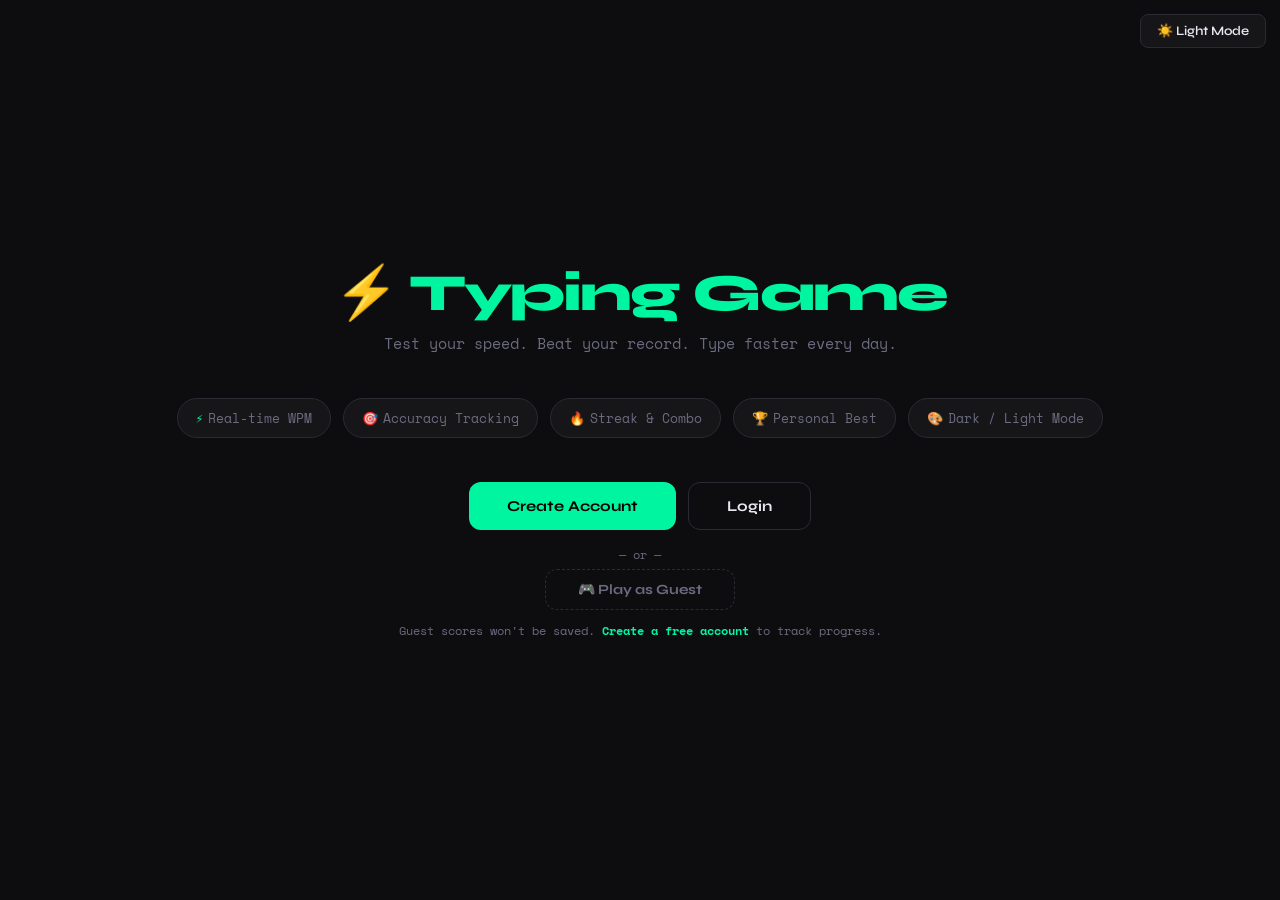
<file: index.html>
<!DOCTYPE html>
<html lang="en">
<head>
    <meta charset="UTF-8">
    <meta name="viewport" content="width=device-width, initial-scale=1.0">
    <title>⚡ Typing Game</title>
    <link rel="stylesheet" href="style.css">
    <script>if(localStorage.getItem("theme")==="light"){document.documentElement.classList.add("light-mode");}</script>
    <style>
        .landing-body {
            min-height: 100vh;
            display: flex;
            flex-direction: column;
            justify-content: center;
            align-items: center;
            padding: 40px 20px;
            text-align: center;
        }

        .landing-logo {
            font-size: 52px;
            font-weight: 800;
            color: var(--accent);
            letter-spacing: -2px;
            margin-bottom: 8px;
            font-family: 'Syne', sans-serif;
        }

        .landing-tagline {
            font-size: 15px;
            color: var(--muted);
            margin-bottom: 44px;
            font-family: 'Space Mono', monospace;
        }

        .landing-features {
            display: flex;
            gap: 12px;
            margin-bottom: 44px;
            flex-wrap: wrap;
            justify-content: center;
        }

        .feature-pill {
            background: var(--surface);
            border: 1px solid var(--border);
            border-radius: 50px;
            padding: 9px 18px;
            font-size: 13px;
            color: var(--muted);
            font-family: 'Space Mono', monospace;
        }

        .feature-pill span { color: var(--accent); margin-right: 5px; }

        /* Guest buttons */
        .guest-actions {
            display: flex;
            gap: 12px;
            margin-bottom: 16px;
            flex-wrap: wrap;
            justify-content: center;
        }

        .btn-big {
            padding: 14px 38px;
            font-size: 15px;
            border-radius: 12px;
            font-family: 'Syne', sans-serif;
            font-weight: 700;
            cursor: pointer;
            transition: all 0.2s;
            width: auto;
            margin: 0;
            border: none;
        }

        .btn-big.solid {
            background: var(--accent);
            color: #000;
        }

        .btn-big.solid:hover { filter: brightness(1.1); transform: translateY(-2px); }

        .btn-big.outline {
            background: transparent;
            color: var(--text);
            border: 1.5px solid var(--border);
        }

        .btn-big.outline:hover {
            border-color: var(--accent);
            color: var(--accent);
            transform: translateY(-2px);
        }

        .guest-note {
            font-size: 12px;
            color: var(--muted);
            font-family: 'Space Mono', monospace;
        }

        .guest-note a { color: var(--accent); text-decoration: none; font-weight: 600; }
        .guest-note a:hover { text-decoration: underline; }

        .btn-big.ghost {
            background: transparent;
            color: var(--muted);
            border: 1.5px dashed var(--border);
            font-size: 14px;
            padding: 11px 32px;
        }
        .btn-big.ghost:hover {
            border-color: var(--muted);
            color: var(--text);
            transform: translateY(-1px);
        }

        .divider-text {
            font-size: 12px;
            color: var(--muted);
            font-family: 'Space Mono', monospace;
            margin: 10px 0 6px;
        }

        /* Logged-in panel */
        .welcome-panel {
            background: var(--surface);
            border: 1px solid var(--border);
            border-radius: 20px;
            padding: 36px 48px;
            min-width: 340px;
            box-shadow: 0 0 40px rgba(0,245,160,0.08);
        }

        .welcome-panel h2 {
            font-size: 20px;
            font-weight: 800;
            color: var(--text);
            margin-bottom: 4px;
        }

        .welcome-username {
            font-family: 'Space Mono', monospace;
            font-size: 14px;
            color: var(--accent);
            margin-bottom: 24px;
        }

        .best-stat {
            background: var(--surface2);
            border: 1px solid var(--border);
            border-radius: 12px;
            padding: 14px 20px;
            margin-bottom: 22px;
        }

        .best-stat .label {
            font-size: 11px;
            color: var(--muted);
            text-transform: uppercase;
            letter-spacing: 0.8px;
        }

        .best-stat .value {
            font-size: 38px;
            font-weight: 700;
            font-family: 'Space Mono', monospace;
            color: var(--warn);
            margin-top: 4px;
        }

        .logged-actions {
            display: flex;
            flex-direction: column;
            gap: 10px;
        }

        .btn-play {
            padding: 13px;
            font-size: 15px;
            background: var(--accent);
            color: #000;
            border: none;
            border-radius: 10px;
            font-family: 'Syne', sans-serif;
            font-weight: 700;
            cursor: pointer;
            transition: all 0.2s;
            width: 100%;
            margin: 0;
        }

        .btn-play:hover { filter: brightness(1.1); transform: translateY(-1px); }

        .btn-dash {
            padding: 11px;
            font-size: 14px;
            background: transparent;
            color: var(--text);
            border: 1.5px solid var(--border);
            border-radius: 10px;
            font-family: 'Syne', sans-serif;
            font-weight: 600;
            cursor: pointer;
            transition: all 0.2s;
            width: 100%;
            margin: 0;
        }

        .btn-dash:hover { border-color: var(--accent); color: var(--accent); }

        .btn-logout-sm {
            padding: 8px;
            font-size: 13px;
            background: transparent;
            color: var(--muted);
            border: 1px solid var(--border);
            border-radius: 8px;
            font-family: 'Syne', sans-serif;
            font-weight: 600;
            cursor: pointer;
            transition: all 0.2s;
            width: 100%;
            margin: 0;
        }

        .btn-logout-sm:hover { color: var(--danger); border-color: var(--danger); }
    </style>
</head>

<body class="landing-body">

<!-- Theme Toggle -->
<div class="top-controls">
    <button onclick="toggleTheme()" id="themeToggle">☀️ Light Mode</button>
</div>

<!-- LOGO -->
<div class="landing-logo">⚡ Typing Game</div>
<p class="landing-tagline">Test your speed. Beat your record. Type faster every day.</p>

<!-- FEATURE PILLS -->
<div class="landing-features">
    <div class="feature-pill"><span>⚡</span>Real-time WPM</div>
    <div class="feature-pill"><span>🎯</span>Accuracy Tracking</div>
    <div class="feature-pill"><span>🔥</span>Streak & Combo</div>
    <div class="feature-pill"><span>🏆</span>Personal Best</div>
    <div class="feature-pill"><span>🎨</span>Dark / Light Mode</div>
</div>

<!-- GUEST VIEW -->
<div id="guestView">
    <div class="guest-actions">
        <button class="btn-big solid" onclick="window.location.href='register.html'">Create Account</button>
        <button class="btn-big outline" onclick="window.location.href='login.html'">Login</button>
    </div>
    <p class="divider-text">— or —</p>
    <button class="btn-big ghost" onclick="window.location.href='game.html'">🎮 Play as Guest</button>
    <p class="guest-note" style="margin-top:12px;">Guest scores won't be saved. <a href="register.html">Create a free account</a> to track progress.</p>
</div>

<!-- LOGGED-IN VIEW -->
<div id="loggedView" style="display:none;">
    <div class="welcome-panel">
        <h2>Welcome back!</h2>
        <p class="welcome-username" id="welcomeUser"></p>
        <div class="best-stat">
            <div class="label">🏆 Your Best WPM</div>
            <div class="value" id="welcomeBestWpm">—</div>
        </div>
        <div class="logged-actions">
            <button class="btn-play"  onclick="window.location.href='game.html'">▶ Play Game</button>
            <button class="btn-dash"  onclick="window.location.href='dashboard.html'">📊 Dashboard</button>
            <button class="btn-logout-sm" onclick="doLogout()">🚪 Logout</button>
        </div>
    </div>
</div>

<script src="script.js"></script>
<script>
    // Decide which view to show
    const loggedUser = localStorage.getItem("loggedUser");

    if (loggedUser) {
        document.getElementById("guestView").style.display  = "none";
        document.getElementById("loggedView").style.display = "block";
        document.getElementById("welcomeUser").textContent  = "👤 " + loggedUser;
        const best = localStorage.getItem("bestWpm_" + loggedUser) || "—";
        document.getElementById("welcomeBestWpm").textContent = best;
    }

    function doLogout() {
        localStorage.removeItem("loggedUser");
        window.location.reload();
    }
</script>
</body>
</html>
</file>
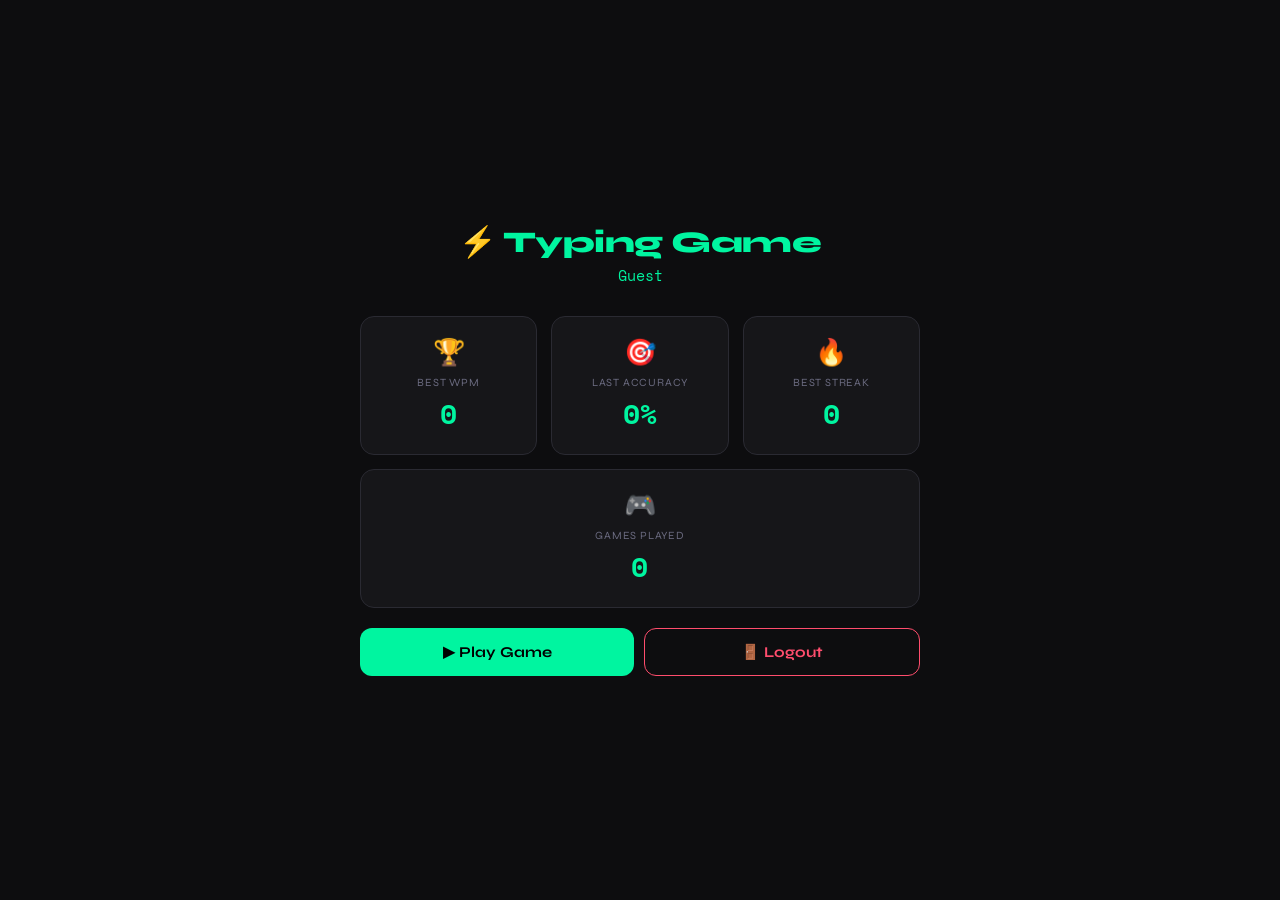
<file: dashboard.html>
<!DOCTYPE html>
<html lang="en">
<head>
    <meta charset="UTF-8">
    <meta name="viewport" content="width=device-width, initial-scale=1.0">
    <title>Dashboard — Typing Game</title>
    <link rel="stylesheet" href="style.css">
    <script>if(localStorage.getItem("theme")==="light"){document.documentElement.classList.add("light-mode");}</script>
</head>
<body class="dash-body">

<div class="dash-header">
    <h1>⚡ Typing Game</h1>
    <p id="dashUser" style="font-size:15px;color:var(--accent);margin-top:4px;"></p>
</div>

<div class="dash-grid">
    <div class="dash-card">
        <div class="dash-icon">🏆</div>
        <div class="dash-stat-label">Best WPM</div>
        <div class="dash-stat-value" id="dashBestWpm">0</div>
    </div>
    <div class="dash-card">
        <div class="dash-icon">🎯</div>
        <div class="dash-stat-label">Last Accuracy</div>
        <div class="dash-stat-value" id="dashAccuracy">0%</div>
    </div>
    <div class="dash-card">
        <div class="dash-icon">🔥</div>
        <div class="dash-stat-label">Best Streak</div>
        <div class="dash-stat-value" id="dashStreak">0</div>
    </div>
    <div class="dash-card" style="grid-column: span 3;">
        <div class="dash-icon">🎮</div>
        <div class="dash-stat-label">Games Played</div>
        <div class="dash-stat-value" id="dashGames">0</div>
    </div>
</div>

<div class="dash-actions">
    <button onclick="playGame()">▶ Play Game</button>
    <button class="btn-logout" onclick="logout()">🚪 Logout</button>
</div>

<script src="script.js"></script>
</body>
</html>
</file>
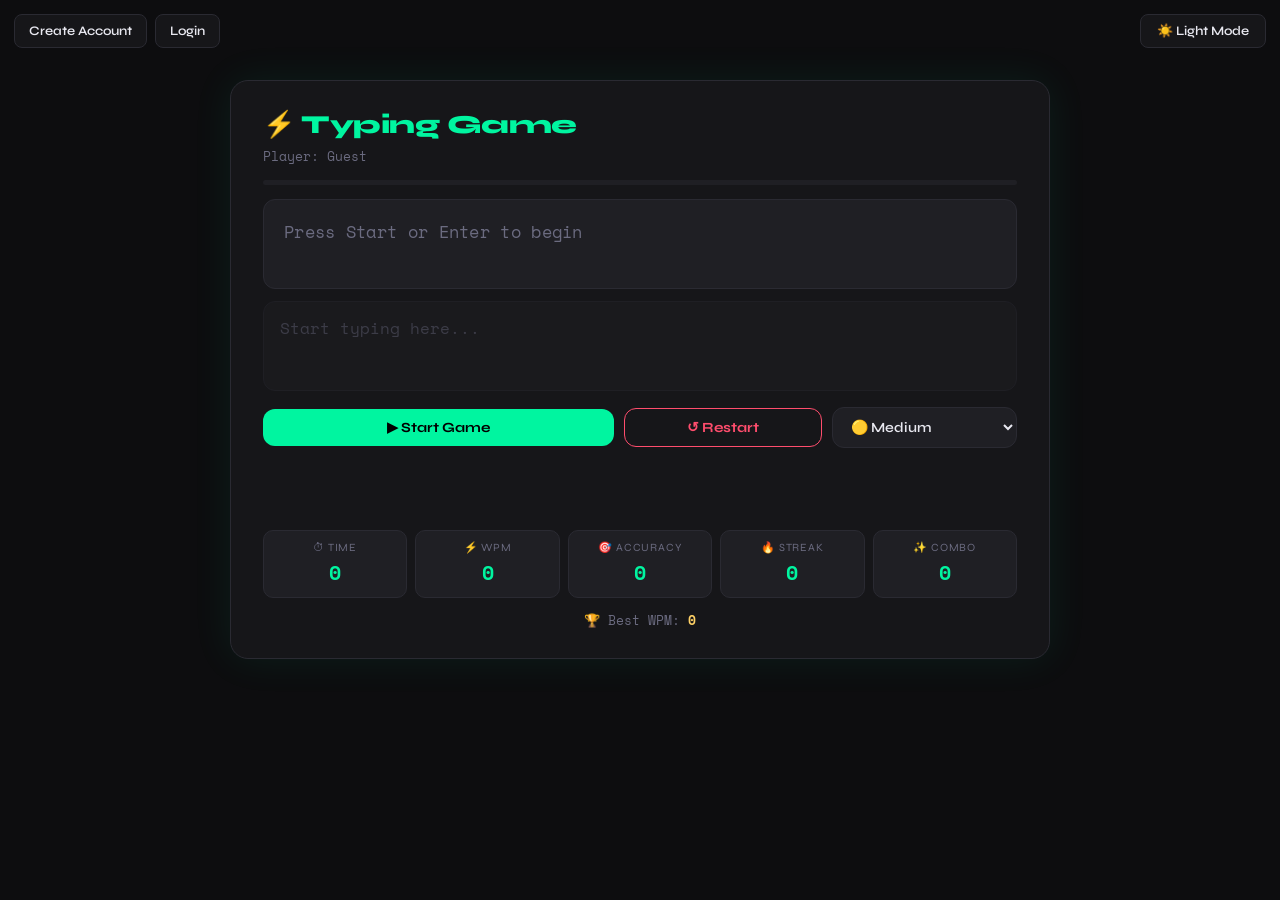
<file: game.html>
<!DOCTYPE html>
<html lang="en">
<head>
    <meta charset="UTF-8">
    <meta name="viewport" content="width=device-width, initial-scale=1.0">
    <title>⚡ Typing Game — Play</title>
    <link rel="stylesheet" href="style.css">
    <script>if(localStorage.getItem("theme")==="light"){document.documentElement.classList.add("light-mode");}</script>
    <style>
        .char-correct { color: #00f5a0; }
        .char-wrong   { color: #ff4d6d; background: rgba(255,77,109,0.12); border-radius: 2px; }
        .char-cursor  { color: #fff; background: #00f5a0; border-radius: 2px; }
        .char-pending { color: var(--muted); }
    </style>
</head>

<body class="game-body">

<!-- TOP ACTIONS: Dashboard link + Logout (only for logged-in users) -->
<div class="top-actions" id="topActions">
    <!-- Filled by JS -->
</div>

<!-- THEME BUTTON -->
<div class="top-controls">
    <button onclick="toggleTheme()" id="themeToggle">☀️ Light Mode</button>
</div>

<!-- RESULT MODAL -->
<div class="modal-overlay" id="resultModal">
    <div class="modal-box">
        <span class="new-record-badge" id="newRecordBadge">🏆 New Record!</span>
        <h2 id="modalTitle">🎉 Well Done!</h2>
        <p class="modal-sub" id="modalSub">You finished the text!</p>
        <div class="modal-stats">
            <div class="modal-stat highlight">
                <div class="label">WPM</div>
                <div class="value" id="modalWpm">0</div>
            </div>
            <div class="modal-stat">
                <div class="label">Accuracy</div>
                <div class="value" id="modalAcc">0%</div>
            </div>
            <div class="modal-stat">
                <div class="label">Time</div>
                <div class="value" id="modalTime">0s</div>
            </div>
            <div class="modal-stat">
                <div class="label">Best Streak</div>
                <div class="value" id="modalStreak">0</div>
            </div>
        </div>
        <div class="modal-actions">
            <button class="btn-play-again" onclick="playAgain()">▶ Play Again</button>
            <button class="btn-close" onclick="closeModal()">Close</button>
        </div>
    </div>
</div>

<!-- GAME CONTAINER -->
<div class="container">

    <div class="top-bar">
        <h1>⚡ Typing Game</h1>
    </div>

    <p id="userLabel">Player</p>

    <div id="progressBar">
        <div id="progressFill" style="width:0%;height:100%;background:linear-gradient(90deg,#00f5a0,#00c8ff);border-radius:10px;transition:width 0.15s ease;"></div>
    </div>

    <div id="textDisplay">Press Start or Enter to begin</div>

    <textarea id="inputBox" placeholder="Start typing here..." disabled></textarea>

    <div class="game-controls">
        <button id="startBtn">▶ Start Game</button>
        <button id="restartBtn">↺ Restart</button>
        <select id="difficulty">
            <option value="easy">🟢 Easy</option>
            <option value="medium" selected>🟡 Medium</option>
            <option value="hard">🔴 Hard</option>
        </select>
    </div>

    <h3 id="countdown"></h3>

    <div class="stats">
        <div class="stat-box">
            <span class="stat-label">⏱ Time</span>
            <span class="stat-value" id="time">0</span>
        </div>
        <div class="stat-box">
            <span class="stat-label">⚡ WPM</span>
            <span class="stat-value" id="wpm">0</span>
        </div>
        <div class="stat-box">
            <span class="stat-label">🎯 Accuracy</span>
            <span class="stat-value" id="accuracy">0</span>
        </div>
        <div class="stat-box">
            <span class="stat-label">🔥 Streak</span>
            <span class="stat-value" id="streak">0</span>
        </div>
        <div class="stat-box">
            <span class="stat-label">✨ Combo</span>
            <span class="stat-value" id="combo">0</span>
        </div>
    </div>

    <p class="best-banner">🏆 Best WPM: <span id="bestWpm">0</span></p>

    <audio id="typeSound" src="https://www.soundjay.com/button/sounds/button-16.mp3" preload="none"></audio>

</div>

<script src="script.js"></script>
<script>
    // Build top action bar based on login state
    const topActions = document.getElementById("topActions");
    const currentUser = localStorage.getItem("loggedUser");

    if (currentUser) {
        topActions.innerHTML = `
            <button onclick="window.location.href='dashboard.html'">📊 Dashboard</button>
            <button onclick="logout()">🚪 Logout</button>
        `;
    } else {
        topActions.innerHTML = `
            <button onclick="window.location.href='register.html'">Create Account</button>
            <button onclick="window.location.href='login.html'">Login</button>
        `;
    }
</script>
</body>
</html>
</file>
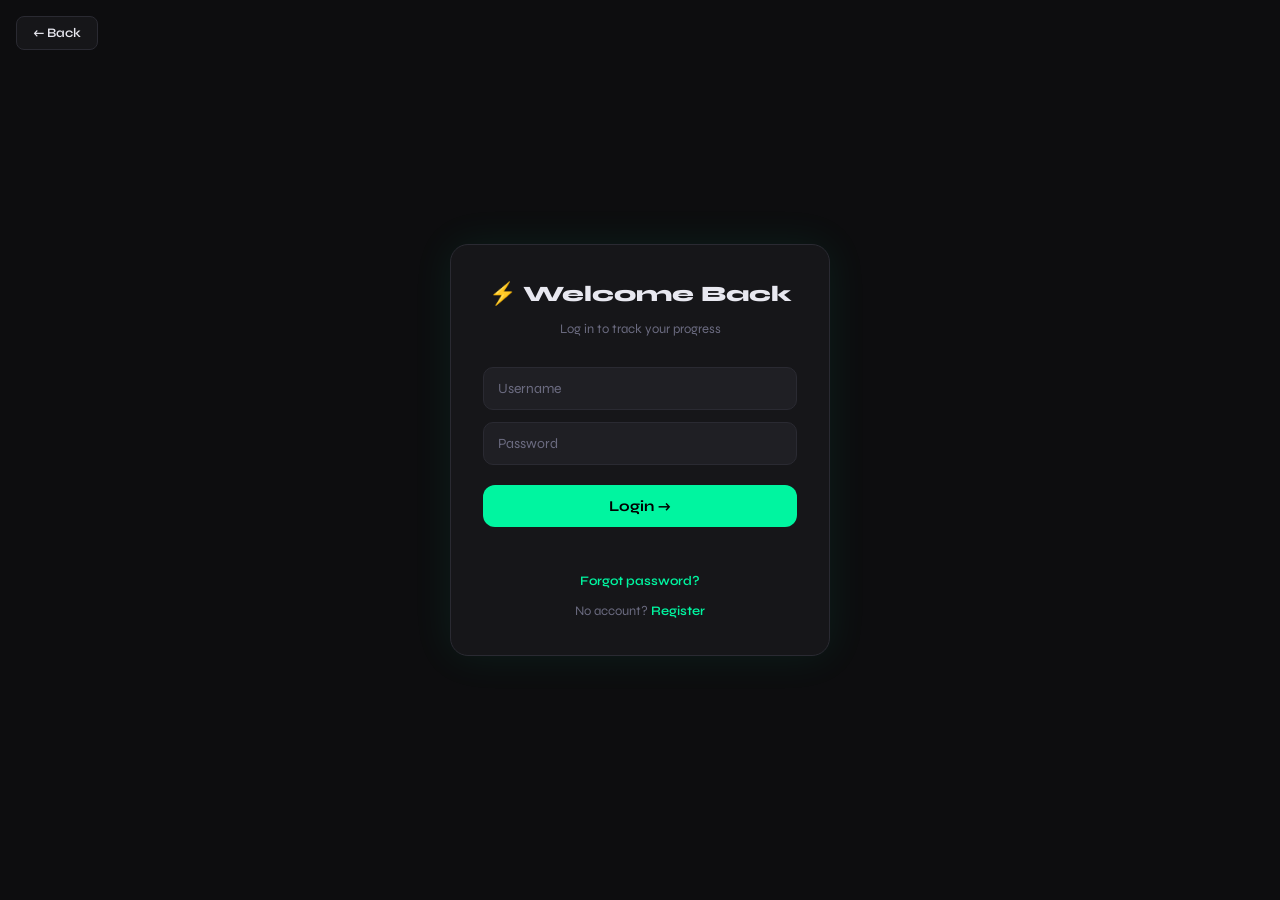
<file: login.html>
<!DOCTYPE html>
<html lang="en">
<head>
    <meta charset="UTF-8">
    <meta name="viewport" content="width=device-width, initial-scale=1.0">
    <title>Login — Typing Game</title>
    <link rel="stylesheet" href="style.css">
    <script>if(localStorage.getItem("theme")==="light"){document.documentElement.classList.add("light-mode");}</script>
</head>
<body>

<a href="index.html" class="back-btn">← Back</a>

<div class="auth-wrapper">
    <div class="auth-container">

        <h2>⚡ Welcome Back</h2>
        <p class="auth-subtitle">Log in to track your progress</p>

        <input id="logUser" placeholder="Username" autocomplete="username">
        <input id="logPass" type="password" placeholder="Password" autocomplete="current-password">

        <button onclick="login()">Login →</button>

        <p id="loginMsg" style="color:var(--danger);font-size:13px;min-height:18px;font-family:'Space Mono',monospace;"></p>

        <p><a href="reset-password.html">Forgot password?</a></p>
        <p>No account? <a href="register.html">Register</a></p>

    </div>
</div>

<script src="script.js"></script>
<script>
    // Allow Enter key to submit
    document.addEventListener("keydown", e => {
        if (e.key === "Enter") login();
    });
</script>
</body>
</html>
</file>
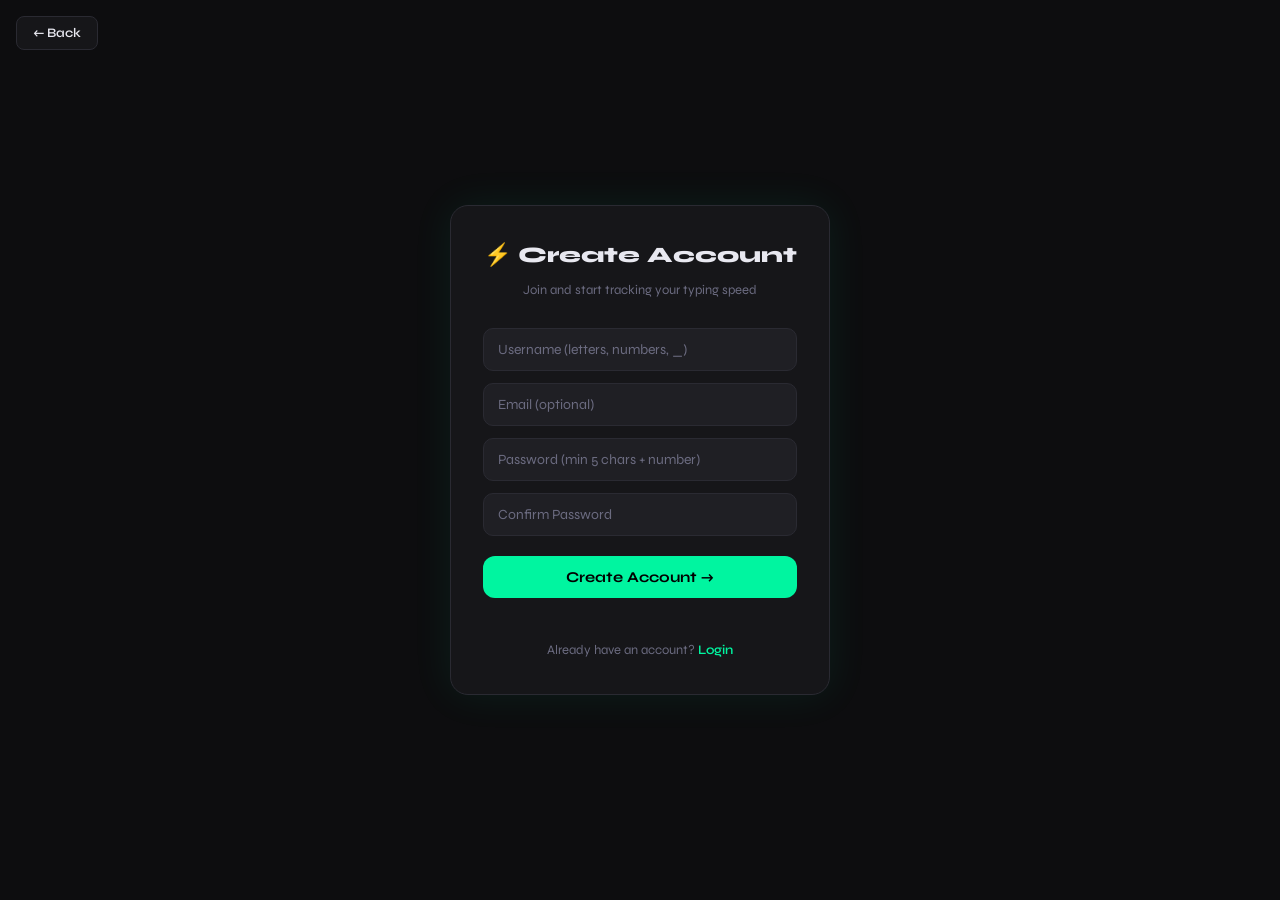
<file: register.html>
<!DOCTYPE html>
<html lang="en">
<head>
    <meta charset="UTF-8">
    <meta name="viewport" content="width=device-width, initial-scale=1.0">
    <title>Register — Typing Game</title>
    <link rel="stylesheet" href="style.css">
    <script>if(localStorage.getItem("theme")==="light"){document.documentElement.classList.add("light-mode");}</script>
</head>
<body>

<a href="index.html" class="back-btn">← Back</a>

<div class="auth-wrapper">
    <div class="auth-container">

        <h2>⚡ Create Account</h2>
        <p class="auth-subtitle">Join and start tracking your typing speed</p>

        <input id="regUser"    placeholder="Username (letters, numbers, _)" autocomplete="username">
        <input id="regEmail"   placeholder="Email (optional)" type="email" autocomplete="email">
        <input id="regPass"    type="password" placeholder="Password (min 5 chars + number)" autocomplete="new-password">
        <input id="regConfirm" type="password" placeholder="Confirm Password" autocomplete="new-password">

        <button onclick="register()">Create Account →</button>

        <p id="errorMsg"></p>

        <p>Already have an account? <a href="login.html">Login</a></p>

    </div>
</div>

<script src="script.js"></script>
<script>
    document.addEventListener("keydown", e => {
        if (e.key === "Enter") register();
    });
</script>
</body>
</html>
</file>
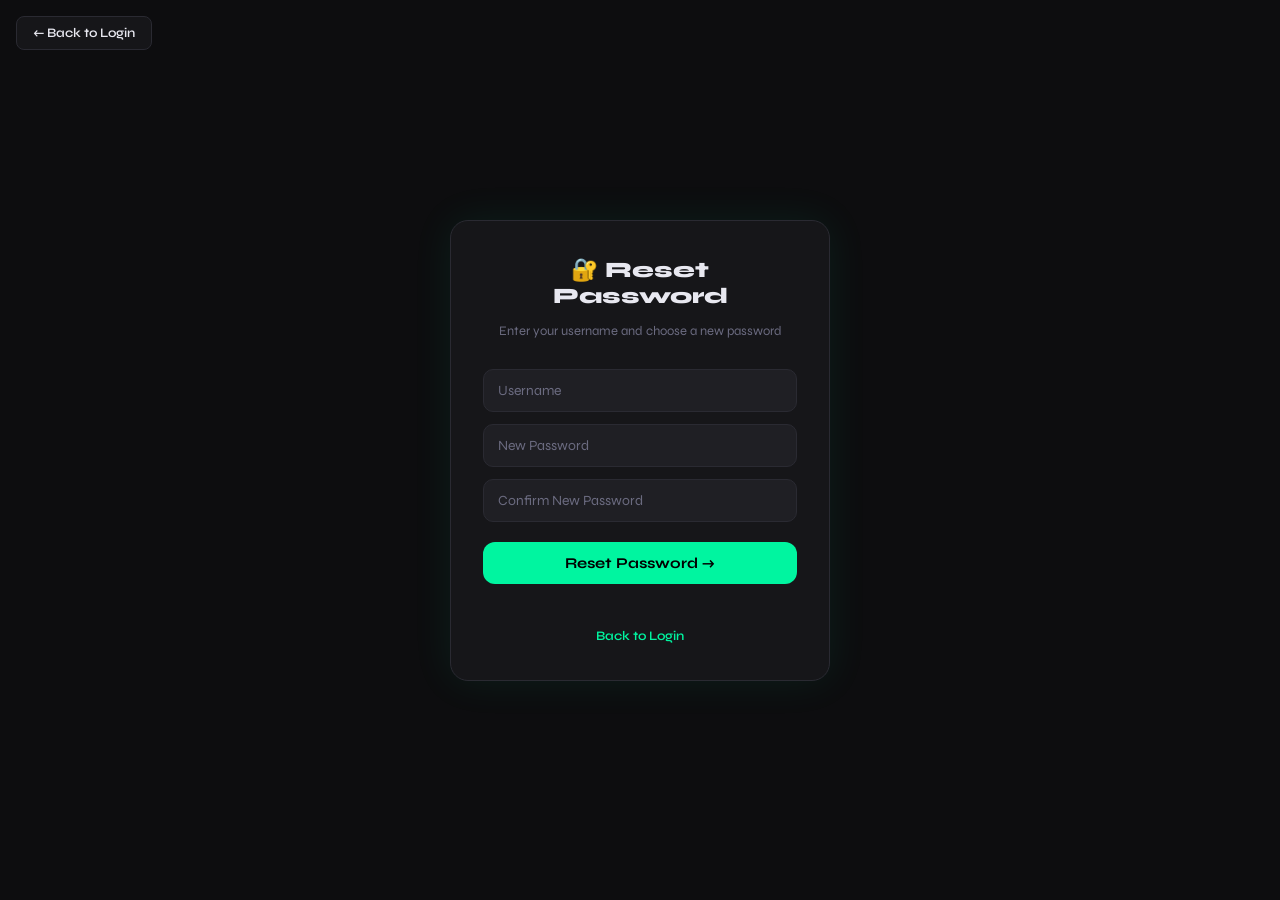
<file: reset-password.html>
<!DOCTYPE html>
<html lang="en">
<head>
    <meta charset="UTF-8">
    <meta name="viewport" content="width=device-width, initial-scale=1.0">
    <title>Reset Password — Typing Game</title>
    <link rel="stylesheet" href="style.css">
    <script>if(localStorage.getItem("theme")==="light"){document.documentElement.classList.add("light-mode");}</script>
</head>
<body>

<a href="login.html" class="back-btn">← Back to Login</a>

<div class="auth-wrapper">
    <div class="auth-container">

        <h2>🔐 Reset Password</h2>
        <p class="auth-subtitle">Enter your username and choose a new password</p>

        <input id="resetUser"    placeholder="Username">
        <input id="resetPass"    type="password" placeholder="New Password">
        <input id="resetConfirm" type="password" placeholder="Confirm New Password">

        <button onclick="resetPassword()">Reset Password →</button>

        <p id="resetMsg"></p>

        <p><a href="login.html">Back to Login</a></p>

    </div>
</div>

<script src="script.js"></script>
<script>
    document.addEventListener("keydown", e => {
        if (e.key === "Enter") resetPassword();
    });
</script>
</body>
</html>
</file>
<file: style.css>
/* ===================== */
/* FONTS                 */
/* ===================== */
@import url('https://fonts.googleapis.com/css2?family=Space+Mono:wght@400;700&family=Syne:wght@400;600;700;800&display=swap');

/* ===================== */
/* RESET                 */
/* ===================== */
*, *::before, *::after {
    margin: 0;
    padding: 0;
    box-sizing: border-box;
}

/* ===================== */
/* CSS VARIABLES         */
/* ===================== */
:root {
    --bg: #0d0d0f;
    --surface: #161619;
    --surface2: #1f1f24;
    --border: #2a2a32;
    --accent: #00f5a0;
    --accent2: #00c8ff;
    --danger: #ff4d6d;
    --warn: #ffd166;
    --text: #e8e8f0;
    --muted: #6b6b80;
    --radius: 12px;
    --shadow: 0 0 40px rgba(0,245,160,0.08);
}

body.light {
    --bg: #f0f0f5;
    --surface: #ffffff;
    --surface2: #f5f5fa;
    --border: #dddde8;
    --text: #111118;
    --muted: #77778a;
    --shadow: 0 0 40px rgba(0,0,0,0.08);
}

/* Applied immediately via JS before body renders */
html.light-mode body,
html.light-mode {
    background: #f0f0f5;
}

/* Light mode - fix any elements with hardcoded dark colors */
body.light textarea {
    background: #ffffff;
    color: #111118;
    border-color: #dddde8;
}

body.light textarea:focus {
    border-color: var(--accent);
}

body.light select {
    background: #ffffff;
    color: #111118;
    border-color: #dddde8;
}

body.light #textDisplay {
    background: #f5f5fa;
    color: #111118;
    border-color: #dddde8;
}

body.light .stat-box {
    background: #f5f5fa;
    border-color: #dddde8;
}

body.light .feature-pill {
    background: #ffffff;
    border-color: #dddde8;
}

body.light .modal-box {
    background: #ffffff;
}

body.light .modal-stat {
    background: #f5f5fa;
    border-color: #dddde8;
}

body.light .welcome-panel,
body.light .best-stat {
    background: #ffffff;
    border-color: #dddde8;
}

body.light .best-stat {
    background: #f5f5fa;
}

body.light .top-actions button,
body.light #themeToggle,
body.light .back-btn {
    background: #ffffff;
    color: #111118;
    border-color: #dddde8;
}

body.light .dash-card {
    background: #ffffff;
    border-color: #dddde8;
}

/* ===================== */
/* BASE BODY             */
/* ===================== */
body {
    font-family: 'Syne', sans-serif;
    background: var(--bg);
    color: var(--text);
    min-height: 100vh;
    transition: background 0.3s, color 0.3s;
}

/* ===================== */
/* SCROLLBAR             */
/* ===================== */
::-webkit-scrollbar { width: 6px; }
::-webkit-scrollbar-track { background: var(--bg); }
::-webkit-scrollbar-thumb { background: var(--border); border-radius: 4px; }

/* ===================== */
/* GAME BODY             */
/* ===================== */
.game-body {
    display: flex;
    justify-content: center;
    align-items: flex-start;
    padding: 80px 20px 40px;
}

/* ===================== */
/* TOP ACTION BUTTONS    */
/* ===================== */
.top-actions {
    position: fixed;
    top: 14px;
    left: 14px;
    display: flex;
    gap: 8px;
    z-index: 999;
}

.top-actions button {
    padding: 8px 14px;
    border-radius: 8px;
    border: 1px solid var(--border);
    background: var(--surface);
    color: var(--text);
    font-family: 'Syne', sans-serif;
    font-size: 13px;
    font-weight: 600;
    cursor: pointer;
    transition: all 0.2s;
}

.top-actions button:hover {
    border-color: var(--accent);
    color: var(--accent);
}

/* ===================== */
/* THEME TOGGLE          */
/* ===================== */
.top-controls {
    position: fixed;
    top: 14px;
    right: 14px;
    z-index: 9999;
}

#themeToggle {
    width: auto;
    padding: 8px 16px;
    border-radius: 8px;
    border: 1px solid var(--border);
    background: var(--surface);
    color: var(--text);
    font-family: 'Syne', sans-serif;
    font-size: 13px;
    font-weight: 600;
    cursor: pointer;
    margin-top: 0;
    transition: all 0.2s;
}

#themeToggle:hover {
    border-color: var(--accent);
    color: var(--accent);
    transform: none;
}

/* ===================== */
/* MAIN CONTAINER        */
/* ===================== */
.container {
    width: 100%;
    max-width: 820px;
    background: var(--surface);
    padding: 28px 32px;
    border-radius: 18px;
    border: 1px solid var(--border);
    box-shadow: var(--shadow);
}

/* ===================== */
/* TOP BAR               */
/* ===================== */
.top-bar {
    display: flex;
    justify-content: space-between;
    align-items: center;
    margin-bottom: 6px;
}

h1 {
    font-size: 26px;
    font-weight: 800;
    color: var(--accent);
    letter-spacing: -0.5px;
}

#userLabel {
    font-size: 13px;
    color: var(--muted);
    margin-bottom: 14px;
    font-family: 'Space Mono', monospace;
}

/* ===================== */
/* PROGRESS BAR          */
/* ===================== */
#progressBar {
    height: 5px;
    width: 100%;
    background: var(--surface2);
    border-radius: 10px;
    overflow: hidden;
    margin-bottom: 14px;
}

#progressBar div {
    height: 100%;
    background: linear-gradient(90deg, var(--accent), var(--accent2));
    border-radius: 10px;
    transition: width 0.15s ease;
}

/* ===================== */
/* TEXT DISPLAY          */
/* ===================== */
#textDisplay {
    background: var(--surface2);
    border: 1px solid var(--border);
    padding: 18px 20px;
    border-radius: var(--radius);
    min-height: 90px;
    margin-bottom: 12px;
    font-family: 'Space Mono', monospace;
    font-size: 17px;
    line-height: 1.7;
    letter-spacing: 0.3px;
    color: var(--muted);
    transition: background 0.3s;
}

/* ===================== */
/* INPUT BOX             */
/* ===================== */
textarea {
    width: 100%;
    height: 90px;
    border: 1.5px solid var(--border);
    border-radius: var(--radius);
    padding: 14px 16px;
    font-size: 16px;
    font-family: 'Space Mono', monospace;
    outline: none;
    background: var(--surface2);
    color: var(--text);
    resize: none;
    transition: border-color 0.2s, box-shadow 0.2s;
}

textarea:focus {
    border-color: var(--accent);
    box-shadow: 0 0 0 3px rgba(0,245,160,0.1);
}

textarea::placeholder {
    color: var(--muted);
}

textarea:disabled {
    opacity: 0.45;
    cursor: not-allowed;
}

/* ===================== */
/* GAME CONTROLS ROW     */
/* ===================== */
.game-controls {
    display: flex;
    gap: 10px;
    margin-top: 12px;
    align-items: center;
}

.game-controls select {
    flex: 1;
    padding: 10px 14px;
    border-radius: var(--radius);
    border: 1.5px solid var(--border);
    background: var(--surface2);
    color: var(--text);
    font-family: 'Syne', sans-serif;
    font-size: 14px;
    font-weight: 600;
    cursor: pointer;
    outline: none;
    transition: border-color 0.2s;
    margin: 0;
    width: auto;
}

.game-controls select:focus {
    border-color: var(--accent);
}

/* ===================== */
/* BUTTONS               */
/* ===================== */
button {
    padding: 10px 20px;
    background: var(--accent);
    color: #000;
    border: none;
    font-family: 'Syne', sans-serif;
    font-weight: 700;
    font-size: 14px;
    cursor: pointer;
    border-radius: var(--radius);
    transition: all 0.2s;
    width: auto;
    margin-top: 0;
}

button:hover {
    filter: brightness(1.1);
    transform: translateY(-1px);
}

button:active {
    transform: translateY(0);
}

#startBtn {
    flex: 2;
    background: var(--accent);
    color: #000;
}

#restartBtn {
    flex: 1;
    background: transparent;
    color: var(--danger);
    border: 1.5px solid var(--danger);
}

#restartBtn:hover {
    background: var(--danger);
    color: white;
    filter: none;
}

/* ===================== */
/* COUNTDOWN             */
/* ===================== */
#countdown {
    text-align: center;
    font-size: 48px;
    font-weight: 800;
    color: var(--accent);
    min-height: 60px;
    line-height: 60px;
    margin: 6px 0;
    font-family: 'Space Mono', monospace;
    animation: pulse 0.5s ease;
}

@keyframes pulse {
    0% { transform: scale(1.4); opacity: 0; }
    100% { transform: scale(1); opacity: 1; }
}

/* ===================== */
/* STATS GRID            */
/* ===================== */
.stats {
    display: grid;
    grid-template-columns: repeat(5, 1fr);
    gap: 8px;
    margin-top: 16px;
}

.stat-box {
    background: var(--surface2);
    border: 1px solid var(--border);
    border-radius: 10px;
    padding: 10px 8px;
    text-align: center;
}

.stat-box .stat-label {
    font-size: 11px;
    color: var(--muted);
    text-transform: uppercase;
    letter-spacing: 0.8px;
    display: block;
    margin-bottom: 4px;
}

.stat-box .stat-value {
    font-family: 'Space Mono', monospace;
    font-size: 20px;
    font-weight: 700;
    color: var(--accent);
}

/* ===================== */
/* BEST WPM BANNER       */
/* ===================== */
.best-banner {
    margin-top: 12px;
    text-align: center;
    font-size: 13px;
    color: var(--muted);
    font-family: 'Space Mono', monospace;
}

.best-banner span {
    color: var(--warn);
    font-weight: 700;
}

/* ===================== */
/* RESULT MODAL          */
/* ===================== */
.modal-overlay {
    display: none;
    position: fixed;
    inset: 0;
    background: rgba(0,0,0,0.75);
    backdrop-filter: blur(6px);
    z-index: 10000;
    justify-content: center;
    align-items: center;
}

.modal-overlay.show {
    display: flex;
    animation: fadeIn 0.25s ease;
}

@keyframes fadeIn {
    from { opacity: 0; }
    to { opacity: 1; }
}

.modal-box {
    background: var(--surface);
    border: 1px solid var(--border);
    border-radius: 20px;
    padding: 36px 40px;
    width: 400px;
    text-align: center;
    box-shadow: 0 0 60px rgba(0,245,160,0.15);
    animation: slideUp 0.3s ease;
}

@keyframes slideUp {
    from { transform: translateY(20px); opacity: 0; }
    to { transform: translateY(0); opacity: 1; }
}

.modal-box h2 {
    font-size: 22px;
    font-weight: 800;
    margin-bottom: 6px;
    color: var(--accent);
}

.modal-box .modal-sub {
    font-size: 13px;
    color: var(--muted);
    margin-bottom: 24px;
}

.modal-stats {
    display: grid;
    grid-template-columns: 1fr 1fr;
    gap: 12px;
    margin-bottom: 24px;
}

.modal-stat {
    background: var(--surface2);
    border-radius: 10px;
    padding: 14px;
    border: 1px solid var(--border);
}

.modal-stat .label {
    font-size: 11px;
    color: var(--muted);
    text-transform: uppercase;
    letter-spacing: 0.8px;
}

.modal-stat .value {
    font-family: 'Space Mono', monospace;
    font-size: 28px;
    font-weight: 700;
    color: var(--text);
    margin-top: 4px;
}

.modal-stat.highlight .value {
    color: var(--accent);
}

.modal-actions {
    display: flex;
    gap: 10px;
}

.modal-actions button {
    flex: 1;
    padding: 12px;
    font-size: 14px;
}

.modal-actions .btn-play-again {
    background: var(--accent);
    color: #000;
}

.modal-actions .btn-close {
    background: transparent;
    color: var(--muted);
    border: 1.5px solid var(--border);
}

.modal-actions .btn-close:hover {
    border-color: var(--muted);
    color: var(--text);
    filter: none;
}

.new-record-badge {
    display: inline-block;
    background: var(--warn);
    color: #000;
    font-size: 11px;
    font-weight: 700;
    padding: 3px 10px;
    border-radius: 20px;
    margin-bottom: 16px;
    letter-spacing: 0.5px;
    text-transform: uppercase;
}

/* ===================== */
/* SELECT (global)       */
/* ===================== */
select {
    width: 100%;
    padding: 10px 14px;
    margin-top: 10px;
    border-radius: var(--radius);
    border: 1.5px solid var(--border);
    background: var(--surface2);
    color: var(--text);
    font-family: 'Syne', sans-serif;
    font-size: 14px;
    font-weight: 600;
    cursor: pointer;
    outline: none;
}

/* ===================== */
/* AUTH PAGES            */
/* ===================== */
.auth-wrapper {
    min-height: 100vh;
    display: flex;
    justify-content: center;
    align-items: center;
    padding: 20px;
}

.auth-container {
    width: 100%;
    max-width: 380px;
    padding: 36px 32px;
    background: var(--surface);
    border-radius: 18px;
    border: 1px solid var(--border);
    box-shadow: var(--shadow);
    text-align: center;
}

.auth-container h2 {
    font-size: 22px;
    font-weight: 800;
    margin-bottom: 8px;
    color: var(--text);
}

.auth-subtitle {
    font-size: 13px;
    color: var(--muted);
    margin-bottom: 24px;
}

.auth-container input {
    width: 100%;
    padding: 12px 14px;
    margin: 6px 0;
    border: 1.5px solid var(--border);
    border-radius: 10px;
    background: var(--surface2);
    color: var(--text);
    font-family: 'Syne', sans-serif;
    font-size: 14px;
    outline: none;
    transition: border-color 0.2s, box-shadow 0.2s;
}

.auth-container input:focus {
    border-color: var(--accent);
    box-shadow: 0 0 0 3px rgba(0,245,160,0.1);
}

.auth-container input::placeholder {
    color: var(--muted);
}

.auth-container button {
    width: 100%;
    padding: 12px;
    margin-top: 14px;
    font-size: 15px;
}

.auth-container p {
    margin-top: 14px;
    font-size: 13px;
    color: var(--muted);
}

.auth-container a {
    color: var(--accent);
    font-size: 13px;
    text-decoration: none;
    font-weight: 600;
}

.auth-container a:hover {
    text-decoration: underline;
}

#errorMsg, #resetMsg {
    font-size: 13px;
    margin-top: 10px;
    min-height: 20px;
    font-family: 'Space Mono', monospace;
}

/* ===================== */
/* BACK BUTTON           */
/* ===================== */
.back-btn {
    position: fixed;
    top: 16px;
    left: 16px;
    padding: 8px 16px;
    background: var(--surface);
    border: 1px solid var(--border);
    color: var(--text);
    text-decoration: none;
    border-radius: 8px;
    font-family: 'Syne', sans-serif;
    font-size: 13px;
    font-weight: 600;
    z-index: 1000;
    transition: all 0.2s;
}

.back-btn:hover {
    border-color: var(--accent);
    color: var(--accent);
    transform: none;
}

/* ===================== */
/* DASHBOARD             */
/* ===================== */
.dash-body {
    min-height: 100vh;
    display: flex;
    flex-direction: column;
    justify-content: center;
    align-items: center;
    padding: 20px;
    gap: 20px;
}

.dash-header {
    text-align: center;
    margin-bottom: 10px;
}

.dash-header h1 {
    font-size: 30px;
    margin-bottom: 4px;
}

.dash-header p {
    color: var(--muted);
    font-size: 14px;
    font-family: 'Space Mono', monospace;
}

.dash-grid {
    display: grid;
    grid-template-columns: repeat(3, 1fr);
    gap: 14px;
    width: 100%;
    max-width: 560px;
}

.dash-card {
    background: var(--surface);
    border: 1px solid var(--border);
    border-radius: 14px;
    padding: 20px 16px;
    text-align: center;
    transition: border-color 0.2s, transform 0.2s;
}

.dash-card:hover {
    border-color: var(--accent);
    transform: translateY(-3px);
}

.dash-card .dash-icon {
    font-size: 26px;
    margin-bottom: 8px;
}

.dash-card .dash-stat-label {
    font-size: 11px;
    color: var(--muted);
    text-transform: uppercase;
    letter-spacing: 0.8px;
}

.dash-card .dash-stat-value {
    font-family: 'Space Mono', monospace;
    font-size: 28px;
    font-weight: 700;
    color: var(--accent);
    margin-top: 4px;
}

.dash-actions {
    display: flex;
    gap: 10px;
    width: 100%;
    max-width: 560px;
}

.dash-actions button {
    flex: 1;
    padding: 14px;
    font-size: 15px;
}

.btn-logout {
    background: transparent !important;
    color: var(--danger) !important;
    border: 1.5px solid var(--danger) !important;
}

.btn-logout:hover {
    background: var(--danger) !important;
    color: white !important;
}

/* ===================== */
/* RESPONSIVE            */
/* ===================== */
@media (max-width: 600px) {
    .container { padding: 20px 16px; }
    .stats { grid-template-columns: repeat(3, 1fr); }
    .dash-grid { grid-template-columns: repeat(2, 1fr); }
    .modal-box { width: 90%; padding: 28px 20px; }
    .top-actions button { font-size: 11px; padding: 7px 10px; }
}
</file>
